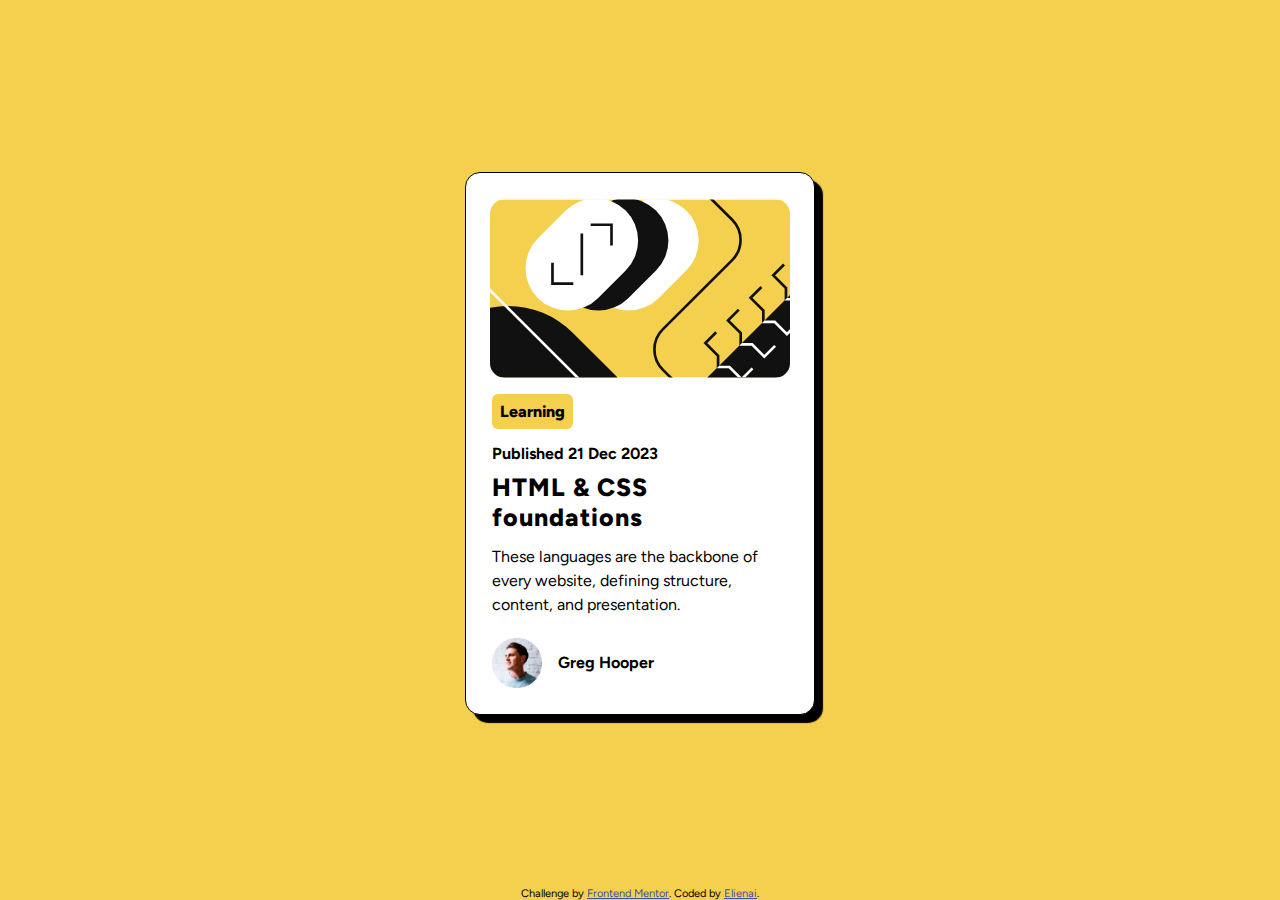
<file: Blog_preview_card/index.html>
<!DOCTYPE html>
<html lang="pt-br">
<head>
  <meta charset="UTF-8">
  <meta name="viewport" content="width=device-width, initial-scale=1.0"> <!-- displays site properly based on user's device -->

  <link rel="icon" type="image/png" sizes="32x32" href="./assets/images/favicon-32x32.png">
  
  <title>Frontend Mentor | Blog preview card</title>
  <link rel="stylesheet" href="style.css">

  <!-- Feel free to remove these styles or customise in your own stylesheet 👍 -->
  <style>
    .attribution { font-size: 11px; text-align: center; }
    .attribution a { color: hsl(228, 45%, 44%); }
  </style>
</head>
<body>

  <main class="main">
    <img class="main__banner" src="assets/images/illustration-article.svg" alt="banner amarelo e preto" aria-hidden="true">
    <a class="main__btn" href="#">Learning</a>
    <b class="main__data">Published 21 Dec 2023</b>
    <h1 class="main__title">HTML & CSS foundations</h1>
    <p class="main__desc">These languages are the backbone of every website, defining structure, content, and presentation.</p>
    <div class="main__autor">
      <img class="main__autor__pic" src="assets/images/image-avatar.webp" alt="imagem do perfil do autor" aria-hidden="true">
      <strong>Greg Hooper</strong>
    </div>
  </main>
  
  <footer class="attribution">
    Challenge by <a href="https://www.frontendmentor.io?ref=challenge" target="_blank">Frontend Mentor</a>. 
    Coded by <a href="https://github.com/Bolever" target="_blank">Elienai</a>.
  </footer>
</body>
</html>
</file>
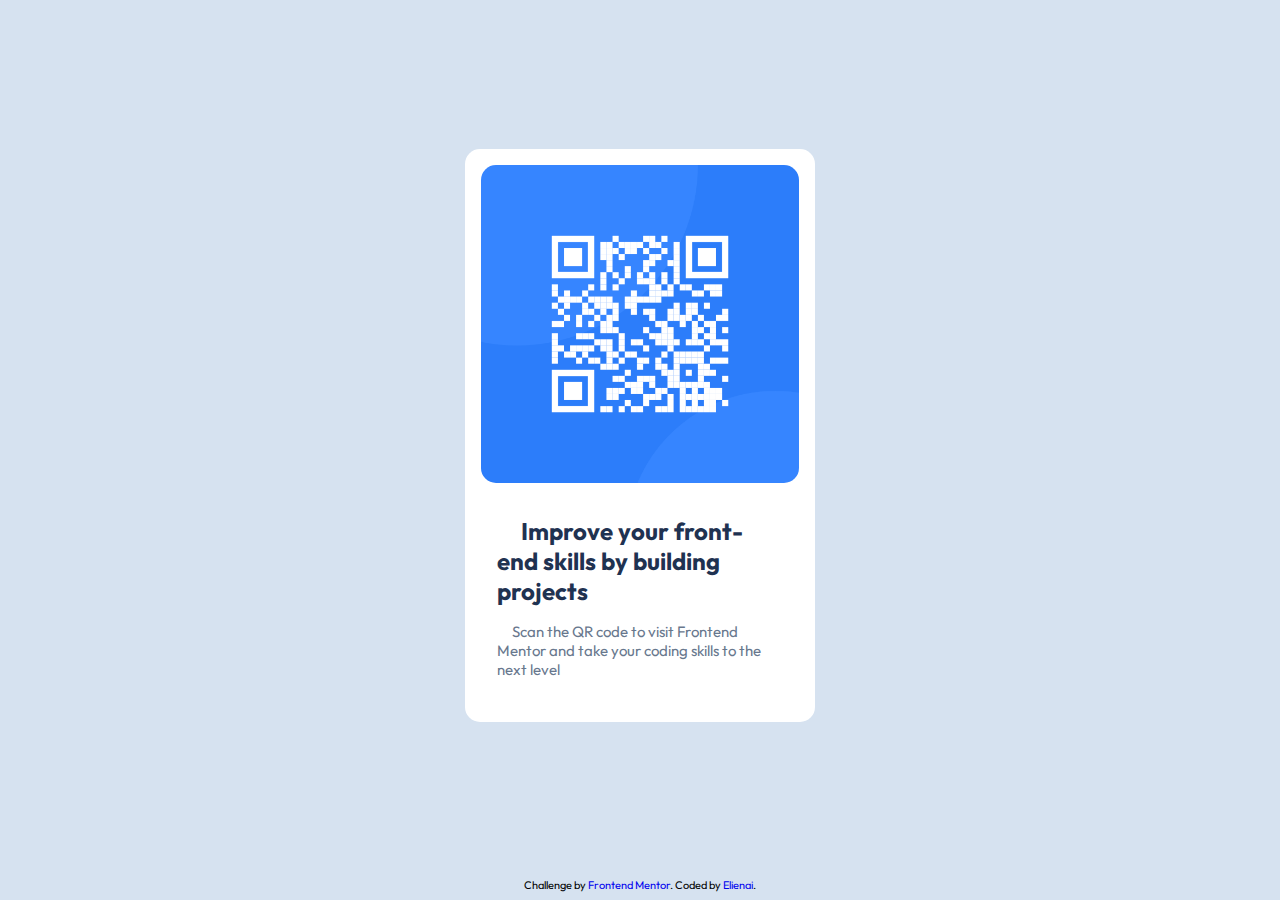
<file: Componente de código QR/index.html>
<!DOCTYPE html>
<html lang="en">
<head>
  <meta charset="UTF-8">
  <meta name="viewport" content="width=device-width, initial-scale=1.0"> <!-- displays site properly based on user's device -->

  <link rel="icon" type="image/png" sizes="32x32" href="./images/favicon-32x32.png">
  <link rel="stylesheet" href="style.css">
  
  <title>Frontend Mentor | QR code component</title>
</head>
<body>
  <main>
    <img class="main__img" src="images/image-qr-code.png" alt="Imagem do qr code" aria-hidden="true">
    <div class="texts">
      <h2 class="title">Improve your front-end skills by building projects</h2>
      <p class="text">Scan the QR code to visit Frontend Mentor and take your coding skills to the next level</p>
    </div>
  </main>
  
  <div class="attribution">
    Challenge by <a href="https://www.frontendmentor.io?ref=challenge" target="_blank">Frontend Mentor</a>. 
    Coded by <a href="#">Elienai</a>.
  </div>
</body>
</html>
</file>
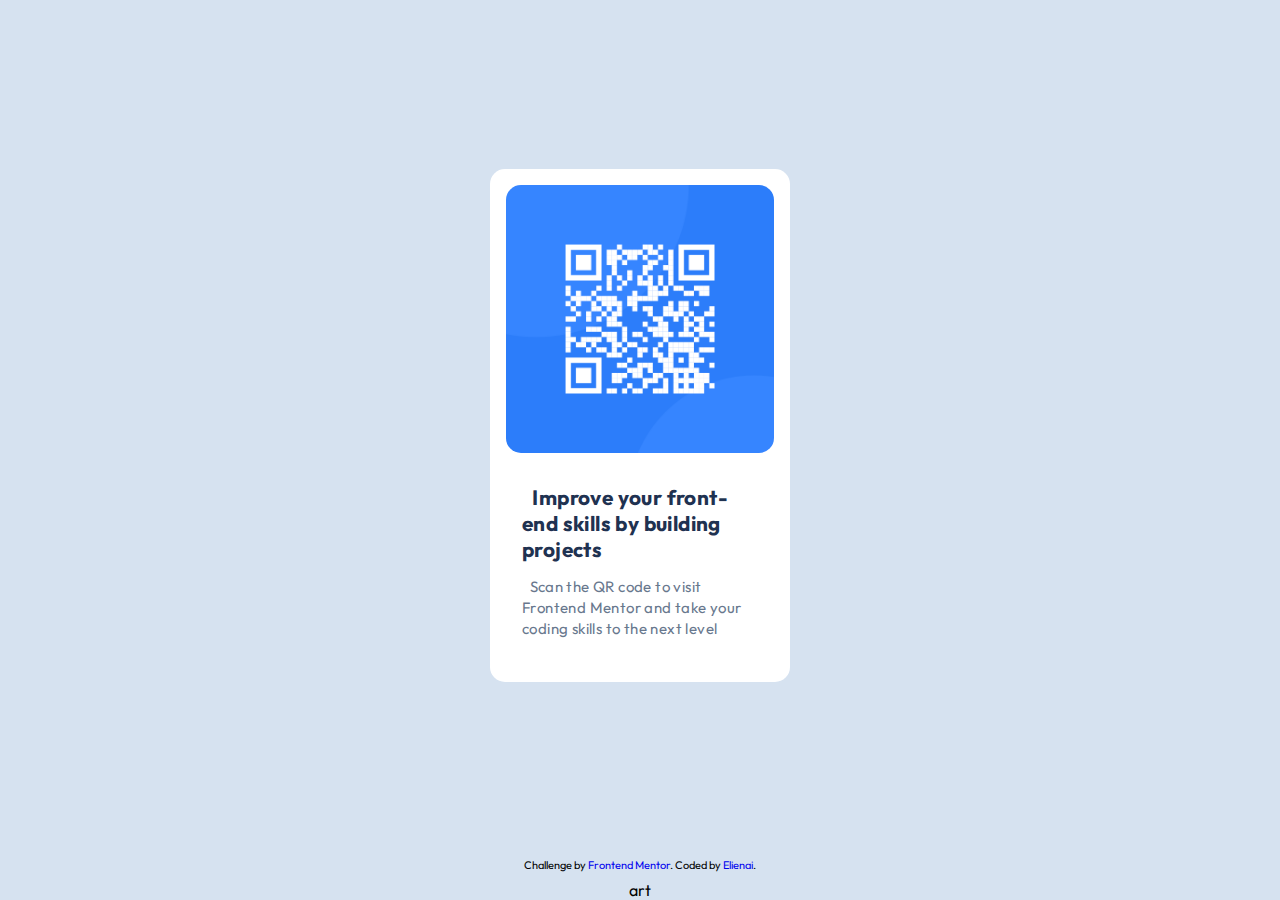
<file: Componente_de_codigo_QR/index.html>
<!DOCTYPE html>
<html lang="en">
<head>
  <meta charset="UTF-8">
  <meta name="viewport" content="width=device-width, initial-scale=1.0"> <!-- displays site properly based on user's device -->

  <link rel="icon" type="image/png" sizes="32x32" href="./images/favicon-32x32.png">
  <link rel="stylesheet" href="style.css">
  
  <title>Frontend Mentor | QR code component</title>
</head>
<body>
  <main>
    <img class="main__img" src="images/image-qr-code.png" alt="Imagem do qr code" aria-hidden="true">
    <div class="texts">
      <h1 class="title">Improve your front-end skills by building projects</h1>
      <p class="text">Scan the QR code to visit Frontend Mentor and take your coding skills to the next level</p>
    </div>
  </main>
  
  <footer class="attribution">
    Challenge by <a href="https://www.frontendmentor.io?ref=challenge" target="_blank">Frontend Mentor</a>. 
    Coded by <a href="https://github.com/Bolever" target="_blank">Elienai</a>.
  </footer>
</body>
</html>art
</file>
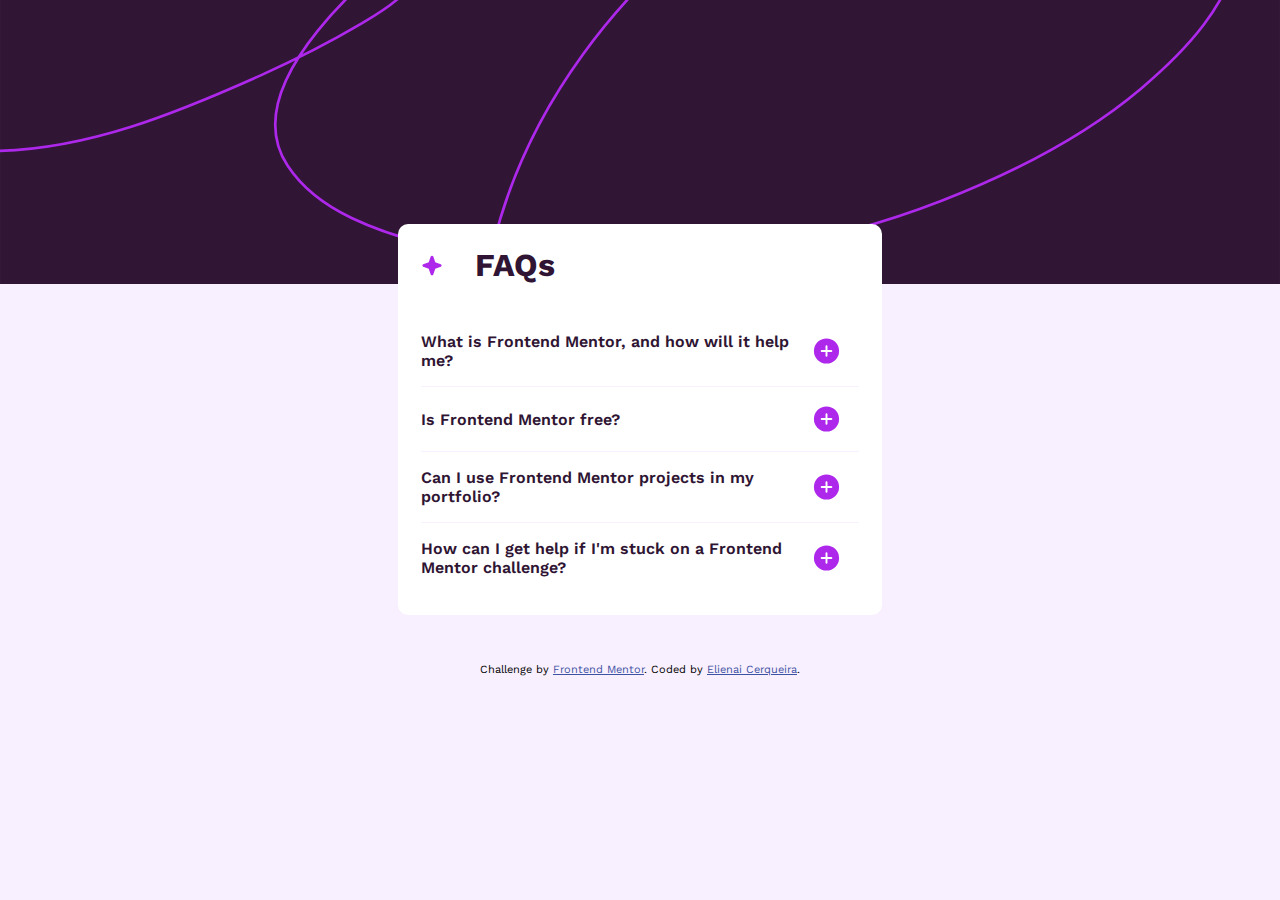
<file: FAQ-accordion/index.html>
<!DOCTYPE html>
<html lang="en">
<head>
  <meta charset="UTF-8">
  <meta name="viewport" content="width=device-width, initial-scale=1.0"> <!-- displays site properly based on user's device -->

  <link rel="icon" type="image/png" sizes="32x32" href="./assets/images/favicon-32x32.png">
  
  <title>Frontend Mentor | FAQ accordion</title>
  <link rel="stylesheet" href="css/style.css">

  <!-- Feel free to remove these styles or customise in your own stylesheet 👍 -->
  <style>
    .attribution { font-size: 11px; text-align: center; }
    .attribution a { color: hsl(228, 45%, 44%); }
  </style>
</head>
<body>

  <main class="main">
    <h1 class="main__title">FAQs</h1>
    <section class="main__section">
      <details class="main__details">
        <summary class="question opc">What is Frontend Mentor, and how will it help me?</summary>
        <p class="answer">
          Frontend Mentor offers realistic coding challenges to help developers improve their
          frontend coding skills with projects in HTML, CSS, and JavaScript. It's suitable for
          all levels and ideal for portfolio building.
        </p>
      </details>
    </section>

    <section class="main__section">
      <details class="main__details">
        <summary class="question opc">Is Frontend Mentor free?</summary>
        <p class="answer">
          Yes, Frontend Mentor offers both free and premium coding challenges, with the free
          option providing access to a range of projects suitable for all skill levels.
        </p>
      </details>
    </section>

    <section class="main__section">
      <details class="main__details">
        <summary class="question opc">Can I use Frontend Mentor projects in my portfolio?</summary>
        <p class="answer">
          Yes, you can use projects completed on Frontend Mentor in your portfolio. It's an excellent
          way to showcase your skills to potential employers!
        </p>
      </details>
    </section>
    <section class="main__section">
      <details class="main__details">
        <summary class="question opc">How can I get help if I'm stuck on a Frontend Mentor challenge?</summary>
        <p class="answer">
          The best place to get help is inside Frontend Mentor's Discord community. There's a help
          channel where you can ask questions and seek support from other community members.
        </p>
      </details>
    </section>
  </main>

  
  <footer>
    <div class="attribution">
      Challenge by <a href="https://www.frontendmentor.io?ref=challenge" target="_blank">Frontend Mentor</a>.
      Coded by <a href="https://github.com/Bolever">Elienai Cerqueira</a>.
    </div>
  </footer>

</body>
</html>
</file>
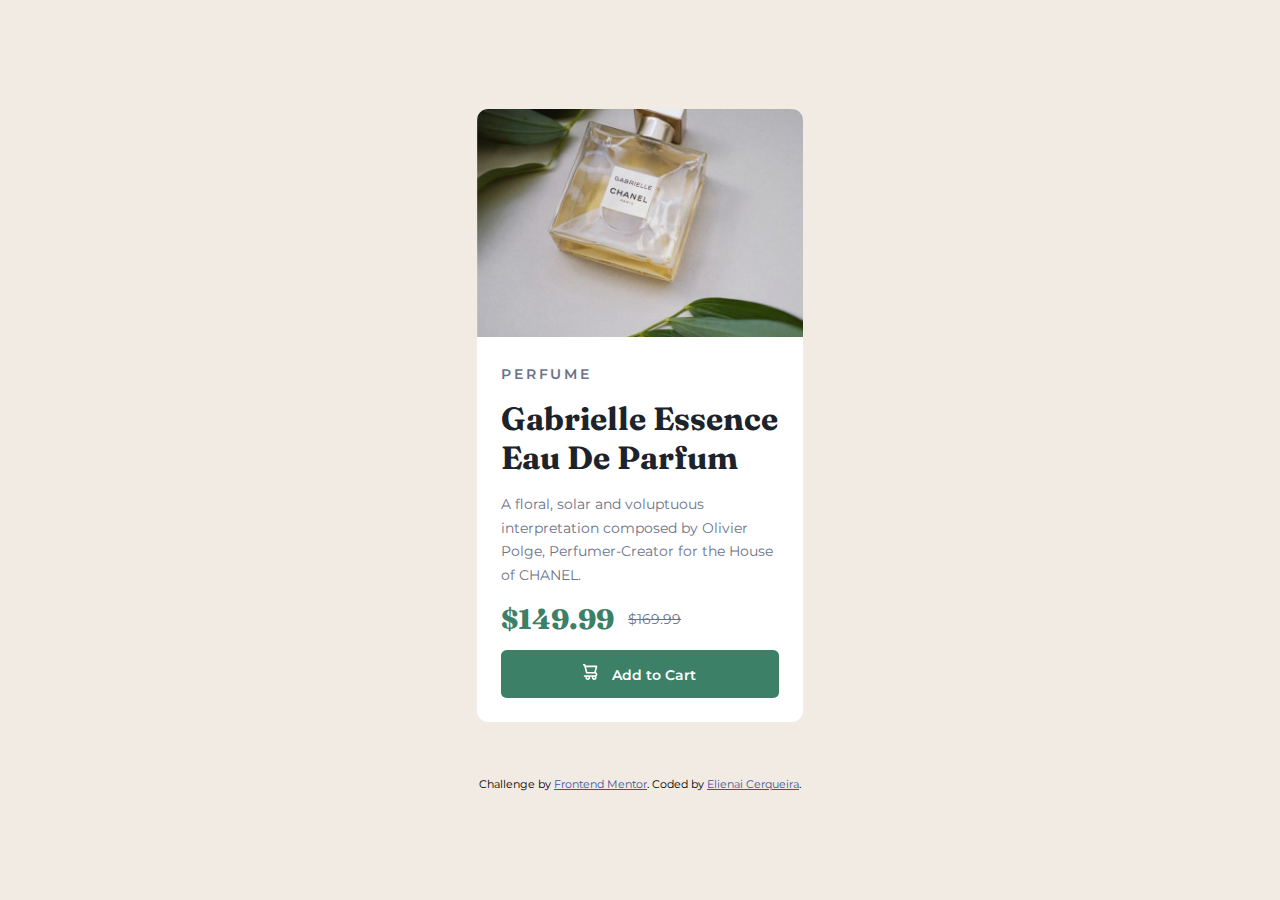
<file: Product_preview_card_component/index.html>
<!DOCTYPE html>
<html lang="en">
<head>
  <meta charset="UTF-8">
  <meta name="viewport" content="width=device-width, initial-scale=1.0"> <!-- displays site properly based on user's device -->

  <link rel="icon" type="image/png" sizes="32x32" href="./images/favicon-32x32.png">
  
  <title>Frontend Mentor | Product preview card component</title>
  <link rel="stylesheet" href="css/style.css">

  <style>
    
  </style>
</head>
<body>

  <main class="main">
    <section class="main__banner">
      <picture>
        <source srcset="images/image-product-desktop.jpg" media="(min-width: 1440px)" class="main__banner__imgbig"> 
        <img src="images/image-product-mobile.jpg" alt="imagem de perfume" class="main__banner__img">
      </picture>
    </section>
    <section class="desc">
      <p class="produto">Perfume</p>
      <h1 class="produto__title">Gabrielle Essence Eau De Parfum</h1>
      <p class="produto__desc">
        A floral, solar and voluptuous interpretation composed by Olivier Polge,
        Perfumer-Creator for the House of CHANEL.
      </p>
      <div class="price">
        <p class="price_low">$149.99</p>
        <p class="price_high">$169.99</p>
      </div>
      <a href="#" class="btn"><img src="images/icon-cart.svg" alt="icone de carrinho" aria-disabled="true" class="btn_ico">Add to Cart</a>
    </section>
    
    
  </main>

  <footer class="attribution">
      Challenge by <a href="https://www.frontendmentor.io?ref=challenge" target="_blank">Frontend Mentor</a>.
      Coded by <a href="https://github.com/Bolever" target="_blank">Elienai Cerqueira</a>.
  </footer>
</body>
</html>
</file>
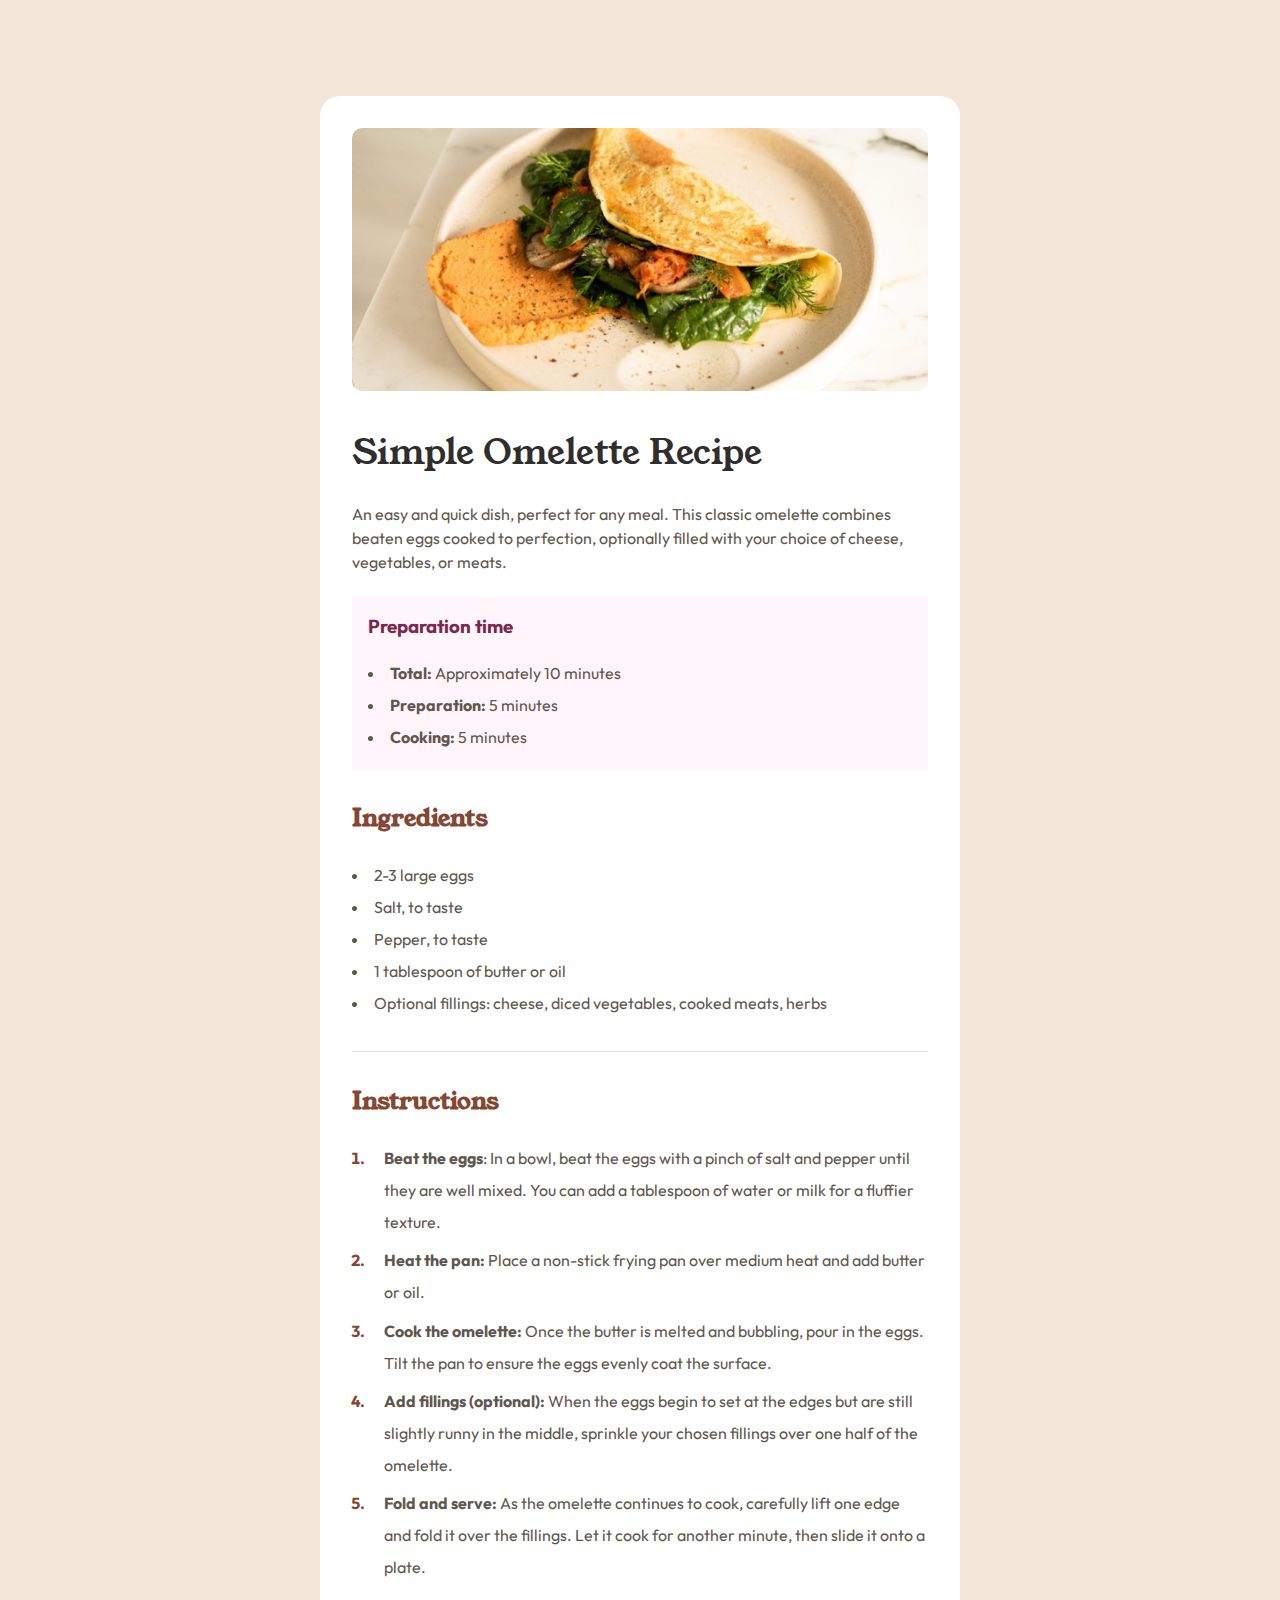
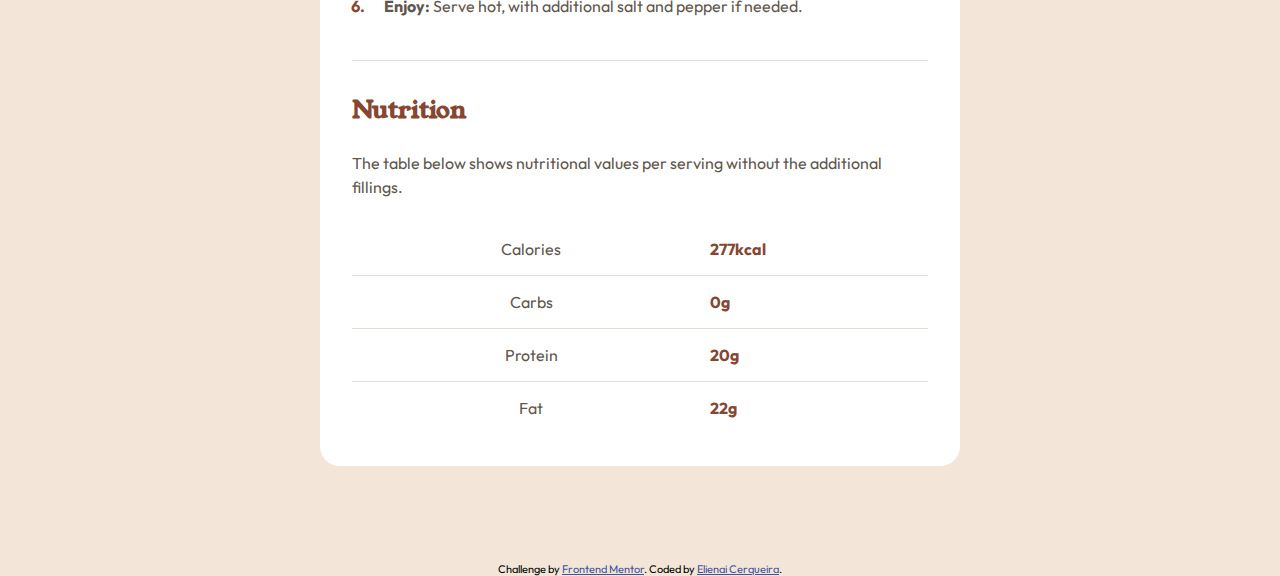
<file: Recipe-page/index.html>
<!DOCTYPE html>
<html lang="en">
<head>
  <meta charset="UTF-8">
  <meta name="viewport" content="width=device-width, initial-scale=1.0"> <!-- displays site properly based on user's device -->

  <link rel="icon" type="image/png" sizes="32x32" href="./assets/images/favicon-32x32.png">
  
  <title>Frontend Mentor | Recipe page</title>
  <link rel="stylesheet" href="css/style.css">

  <!-- Feel free to remove these styles or customise in your own stylesheet 👍 -->
  <style>
    .attribution { font-size: 11px; text-align: center; }
    .attribution a { color: hsl(228, 45%, 44%); }
  </style>
</head>
<body>

  <main class="main">
    <img src="assets/images/image-omelette.jpeg" alt="um omelete bem gostoso com legumes" class="img-prc">
    <div class="main__corpo">
      <section>
          <h1 class="main__ttprc">Simple Omelette Recipe</h1>
          <p class="main__txt txt">
            An easy and quick dish, perfect for any meal. This classic omelette combines beaten eggs cooked
            to perfection, optionally filled with your choice of cheese, vegetables, or meats.
          </p>
      </section>
      <section class="main__prep">
        <h3>Preparation time</h3>
        <ul class="main__ul">
          <li><b>Total:</b> Approximately 10 minutes</li>
          <li><b>Preparation:</b> 5 minutes</li>
          <li><b>Cooking:</b> 5 minutes</li>
        </ul>
      </section>
      <section class="main__sec">
          <h2 class="subttl">Ingredients</h2>
          <ul class="main__ul">
            <li>2-3 large eggs</li>
            <li>Salt, to taste</li>
            <li>Pepper, to taste</li>
            <li>1 tablespoon of butter or oil</li>
            <li>Optional fillings: cheese, diced vegetables, cooked meats, herbs</li>
          </ul>
      </section>
      
      <section class="main__ins main__sec">
        <h2 class="subttl">Instructions</h2>
        <ol class="main__ul main__ol">
          <li>
            <b>Beat the eggs</b>: In a bowl, beat the eggs with a pinch of salt and pepper until they are well mixed.
            You can add a tablespoon of water or milk for a fluffier texture.
          </li>
          <li><b>Heat the pan:</b> Place a non-stick frying pan over medium heat and add butter or oil.</li>
          <li>
            <b>Cook the omelette:</b> Once the butter is melted and bubbling, pour in the eggs. Tilt the pan to ensure
            the eggs evenly coat the surface.
          </li>
          <li>
            <b>Add fillings (optional):</b> When the eggs begin to set at the edges but are still slightly runny in the
            middle, sprinkle your chosen fillings over one half of the omelette.
          </li>
          <li>
            <b>Fold and serve:</b> As the omelette continues to cook, carefully lift one edge and fold it over the
            fillings. Let it cook for another minute, then slide it onto a plate.
          </li>
          <li><b>Enjoy:</b> Serve hot, with additional salt and pepper if needed.</li>
        </ol>
      </section>
      <h2 class="subttl">Nutrition</h2>
      <p class="main__txt txt">
        The table below shows nutritional values per serving without the additional fillings.
      </p>
      <table class="main__tab">
        <tbody>
          <tr>
            <th scope="col">Calories</th>
            <td>277kcal</td>
          </tr>
          <tr>
            <th scope="col">Carbs</th>
            <td>0g</td>
          </tr>
          <tr>
            <th scope="col">Protein</th>
            <td>20g</td>
          </tr>
          <tr>
            <th scope="col">Fat</th>
            <td>22g</td>
          </tr>
        </tbody>
      </table>
    </div>
  </main>
  
  <footer>
    <div class="attribution">
      Challenge by <a href="https://www.frontendmentor.io?ref=challenge" target="_blank">Frontend Mentor</a>.
      Coded by <a href="#">Elienai Cerqueira</a>.
    </div>
  </footer>
</body>
</html>
</file>
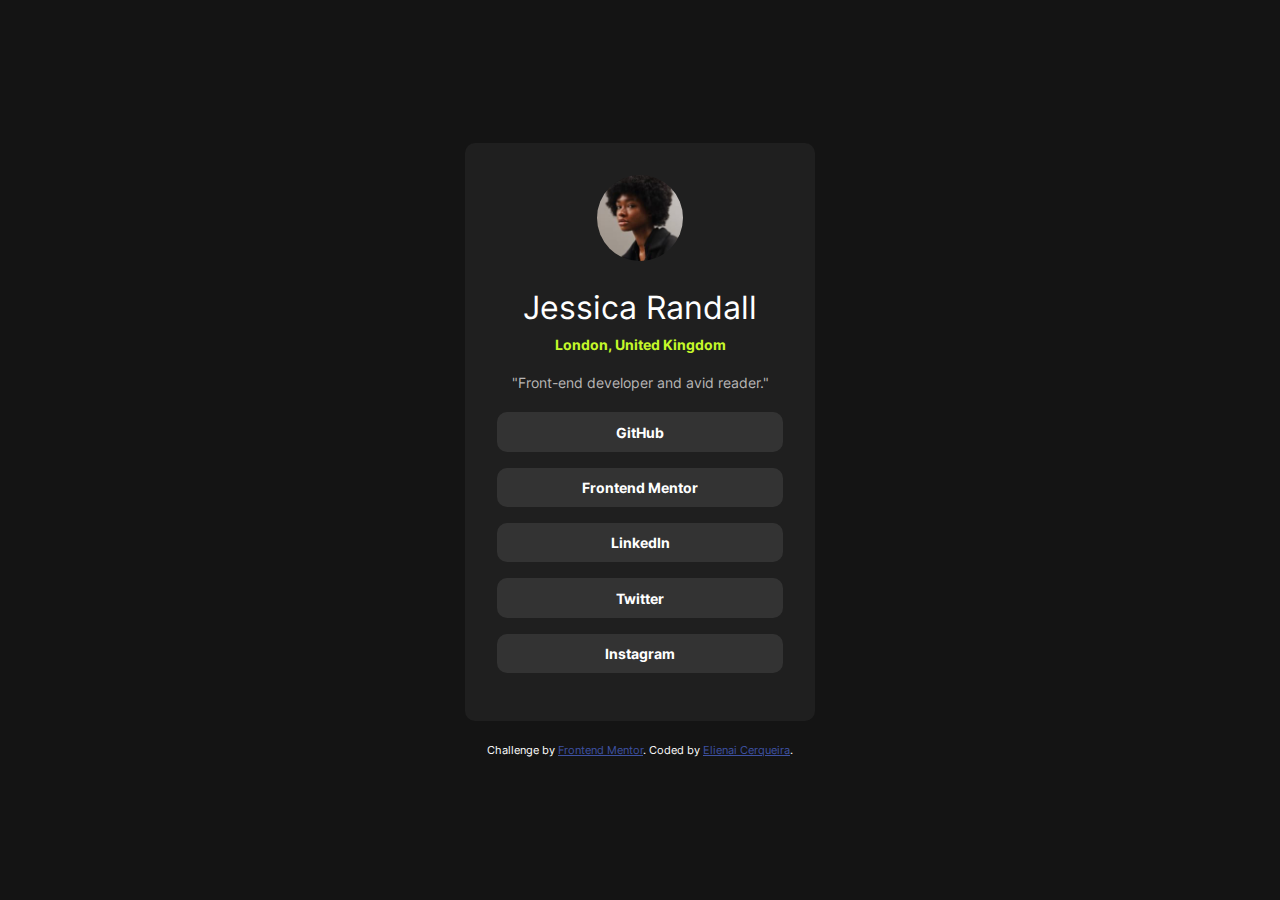
<file: Social-links-profile/index.html>
<!DOCTYPE html>
<html lang="en">
<head>
  <meta charset="UTF-8">
  <meta name="viewport" content="width=device-width, initial-scale=1.0"> <!-- displays site properly based on user's device -->

  <link rel="shortcut icon" href="assets/images/favicon-32x32.png" type="image/x-icon">
  <title>Frontend Mentor | Social links profile</title>
  <link rel="stylesheet" href="css/style.css">

</head>
<body>

  <main>
    <section class="card">
      <img src="assets/images/avatar-jessica.jpeg" alt="Jessica randall" class="avatar">
      <h1 class="title">Jessica Randall</h1>
      <address class="address">London, United Kingdom</address>
      <blockquote class="text">"Front-end developer and avid reader."</blockquote>
      <nav class="menu">
        <ul>
            <li><a href="#">GitHub</a></li>
            <li><a href="#">Frontend Mentor</a></li>
            <li><a href="#">LinkedIn</a></li>
            <li><a href="#">Twitter</a></li>
            <li><a href="#">Instagram</a></li>
        </ul>
      </nav>
    
    </section>
  </main> 
  <footer>
      <div class="attribution">
        Challenge by <a href="https://www.frontendmentor.io?ref=challenge" target="_blank" rel="noopener noreferrer">Frontend Mentor</a>.
        Coded by <a href="#" target="_blank" rel="noopener noreferrer">Elienai Cerqueira</a>.
      </div>
  </footer>
  
</body>
</html>
</file>
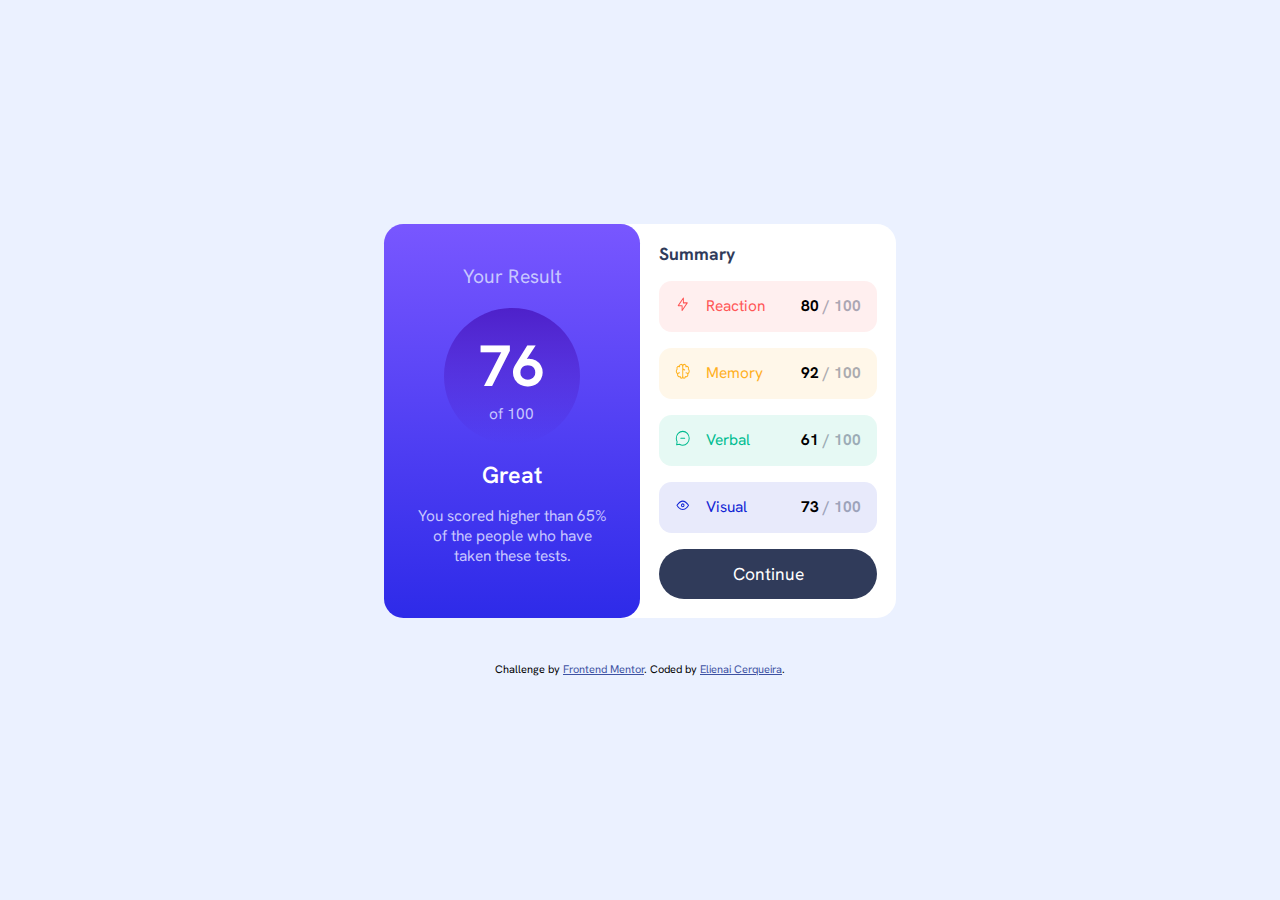
<file: Results-summary-component/material/results-summary-component-main/results-summary-component-main/index.html>
<!DOCTYPE html>
<html lang="en">
<head>
  <meta charset="UTF-8">
  <meta name="viewport" content="width=device-width, initial-scale=1.0"> <!-- displays site properly based on user's device -->

  <link rel="icon" type="image/png" sizes="32x32" href="./assets/images/favicon-32x32.png">
  
  <title>Frontend Mentor | Results summary component</title>
  <link rel="stylesheet" href="css/style.css">

  <!-- Feel free to remove these styles or customise in your own stylesheet 👍 -->
  <style>
    .attribution { font-size: 11px; text-align: center; margin-top: 4em;}
    .attribution a { color: hsl(228, 45%, 44%); }
  </style>
</head>
<body>

  <main class="main">
    <section class="main__principal">
      <h1 class="principal__titulo">Your Result</h1>
      <div class="principal__display">
        <b class="display__principal">76</b>
        <p class="display_sec">of 100</p>
      </div>
      <b class="display__result">Great</b>
      <p class="display__text">You scored higher than 65% of the people who have taken these tests.</p>
    </section>
    
    <section class="main__sec">
      <h2 class="sec__principal">Summary</h2>
      <div class="sec__status status__reac">
        <span class="status__desc_reac">Reaction</span>
        <p class="status_pts_atual">80 <span class="status_pts_meta">/ 100</span></p>
      </div>

      <div class="sec__status status__memo">
        <span class="status__desc_memo">Memory</span>
        <p class="status_pts_atual">92 <span class="status_pts_meta">/ 100</span></p>
      </div>
      <div class="sec__status status__verb">
        <span  class="status__desc_verb">Verbal</span>
        <p class="status_pts_atual">61 <span class="status_pts_meta">/ 100</span></p>
      </div>
      <div class="sec__status status__visu">
        <span class="status__desc_visu">Visual</span>
        <p class="status_pts_atual">73 <span class="status_pts_meta">/ 100</span></p>
      </div>
      <a href="#" class="btn">Continue</a>
    </section>
  </main>
  
  <footer>
    <div class="attribution">
      Challenge by <a href="https://www.frontendmentor.io?ref=challenge" target="_blank">Frontend Mentor</a>.
      Coded by <a href="#">Elienai Cerqueira</a>.
    </div>
  </footer>
</body>
</html>
</file>
<file: Blog_preview_card/style.css>
@charset 'UTF-8';
@font-face{
    font-family:'fonte1';
    src: url(assets/fonts/Figtree-Italic-VariableFont_wght.ttf);
}

@font-face{
    font-family: 'fonte2';
    src: url(assets/fonts/Figtree-VariableFont_wght.ttf);
}


*{
    margin: 0;
    padding: 0;
    box-sizing: border-box;
    font-family: var(--font-1);
}

:root{
    --color-yellow: hsl(47, 88%, 63%);
    --color-White: hsl(0, 0%, 100%);
    --color-Gray-500: hsl(0, 0%, 42%);
    --color-Gray-950: hsl(0, 0%, 7%);

    --size-radius: 15px;

    --font-1: 'fonte2';

}

html,body{
    min-height: 100vh;
}

body{
    display: flex;
    justify-content: space-between;
    align-items: center;
    flex-flow: column;
    background-color: var(--color-yellow);
}

.main{
    display: flex;
    flex-flow: column;
    align-items: flex-start;
    max-width: 350px;
    background-color: var(--color-White);
    border-radius: var(--size-radius);
    padding: 1.6em;
    margin: auto 0;
    border: 1px solid black;
    box-shadow: 8px 8px 1px black;
}

.main__banner{
    align-self: center;
    border-radius: var(--size-radius);
    width: 300px;
    flex: 1 1 0;
}

.main__btn{
    display: inline-block;
    align-self: flex-start;
    color: black;
    font-weight: 800;
    text-decoration: none;
    margin: 1em 0 .3em;
    padding: .5em;
    background-color: var(--color-yellow);
    border-radius: 6px;
}

.main__btn:focus-visible, a:focus-visible{
    background-color: rgba(0, 0, 255, 0.26);
    outline: 2px solid var(--color-Gray-500);
    outline-offset: 3px;
}

.main__data{
    padding: .6em 0;
    font-size: 16px;
}

.main__title{
    padding-bottom:  .5em;
    font-size: clamp(20px, 3vw, 25px);
    font-weight: 800;
    letter-spacing: 1px;
}

.main__desc{
    padding-bottom:  .8em;
    font-size: clamp(14px, 3vw, 16px);
    line-height: 1.5em;
}

.main__autor{
    display: flex;
    align-items: center;
    gap: 1em;
    margin-top: .5em;
}

.main__autor__pic{
    width: 50px;
}
</file>
<file: Componente de código QR/style.css>
@charset 'UTF-8';

@import url('https://fonts.googleapis.com/css2?family=Outfit:wght@100..900&display=swap');

:root{
    --color-1: hsl(212, 45%, 89%);
    --color-2: hsl(216, 15%, 48%);
    --color-3: hsl(218, 44%, 22%);
    --font: "Outfit", sans-serif;
}

*{
    margin: 0;
    padding: 0;
    box-sizing: border-box;
    font-family: var(--font);
}

html,body{
    min-height: 100vh;
}

body{
    display: flex;
    flex-flow: column;
    justify-content: space-between;
    align-items: center;
    background-color: var(--color-1);

}

main{
    display: flex;
    flex-flow: column;
    padding: 1em;
    background-color: white;
    max-width: 350px;
    border-radius: 15px;
    margin: auto 0;

}

.main__img{
    border-radius: 15px;
}

.texts{
    padding: 1em;
}

.title{
    margin: .7em 0;
    color: var(--color-3);
    text-indent: 1em;
    font-weight: 700;
}

.text{
    margin-bottom: .7em;
    color: var(--color-2);
    text-indent: 1em;
    font-weight: 400;
    font-size: 15px;
}

.attribution {
    padding: .7em;
    font-size: 11px;
    text-align: center; 
    
}

.attribution a {
    text-decoration: none; 
    &:hover{
        text-decoration: underline;
    }
}
</file>
<file: Componente_de_codigo_QR/style.css>
@charset 'UTF-8';

@import url('https://fonts.googleapis.com/css2?family=Outfit:wght@100..900&display=swap');

:root{
    --color-1: hsl(212, 45%, 89%);
    --color-2: hsl(216, 15%, 48%);
    --color-3: hsl(218, 44%, 22%);
    --font: "Outfit", sans-serif;
}

*{
    margin: 0;
    padding: 0;
    box-sizing: border-box;
    font-family: var(--font);
}

html,body{
    min-height: 100vh;
}

body{
    display: flex;
    flex-flow: column;
    justify-content: space-between;
    align-items: center;
    background-color: var(--color-1);

}

main{
    display: flex;
    flex-flow: column;
    padding: 1em;
    background-color: white;
    max-width: 300px;
    border-radius: 15px;
    margin: auto 0;

}

.main__img{
    border-radius: 15px;
}

.texts{
    padding: 1em;
}

.title{
    margin: .7em 0;
    color: var(--color-3);
    text-indent: .5em;
    font-weight: 700;
    letter-spacing: .4px;
    font-size: 1.3em;
}

.text{
    margin-bottom: .7em;
    color: var(--color-2);
    text-indent: .5em;
    font-weight: 400;
    font-size: 15px;
    letter-spacing: .4px;
    line-height: 1.4;
}

.attribution {
    padding: .7em;
    font-size: 11px;
    text-align: center; 
    
}

.attribution a {
    text-decoration: none; 
    &:hover{
        text-decoration: underline;
    }
}
</file>
<file: FAQ-accordion/css/style.css>
@charset "utf-8";

@font-face {
    font-family:'Work Sans';
    src: url(../assets/fonts/WorkSans-VariableFont_wght.ttf);
}

@font-face {
    font-family: 'Work Sans italic';
    src: url(../assets/fonts/WorkSans-Italic-VariableFont_wght.ttf);
}

:root{
    --color-White: hsl(0, 100%, 100%);
    --color-Purple100: hsl(275, 100%, 97%);
    --color-Purple600: hsl(292, 16%, 49%);
    --color-Purple950: hsl(292, 42%, 14%);

    --fonte-principal: 'Work Sans';
    --fonte-italica: 'Work Sans italic';
}

*{
    margin: 0;
    padding: 0;
    box-sizing: border-box;
    font-family: var(--fonte-principal);
}

html,
body{
    display: flex;
    flex-flow: column;
    justify-content: center;
    align-items: center;
    min-height: 100vh;

}

body{
    background-image: url(../assets/images/background-pattern-mobile.svg);
    background-color: var(--color-Purple100);
    background-repeat: no-repeat;
    background-position: top center;
    background-size: 100% auto;
}

.main{
    background-color: var(--color-White);
    max-width: 80%;
    padding: 1.4em;
    border-radius: 10px;
}

.main__title{
    color: var(--color-Purple950);
    margin-bottom: 1em;
}

.main__title::before{
    display: inline-block;
    content: '';
    background-image: url(../assets/images/icon-star.svg);
    background-size: cover;
    width: .7em;
    height: .7em;
    margin-right: 1em;
}

.main__section{
    padding: 1em 0;
}

.main__section:not(:last-child){
    border-bottom: 1px solid var(--color-Purple100);
}

.question{
    color: var(--color-Purple950);
    font-weight: 600;
    display: flex;
    justify-content: space-between;
    align-items: center;
    padding-right: 1em;
}

.answer{
    color: var(--color-Purple600);
    padding-top: 2em;
}


/* summary::-webkit-details-marker {
    display: none;
} */

/* Compatível com Firefox */
.opc{
    list-style: none;
    cursor: pointer;
}

.opc::after{
    content: '';
    display: inline-block;
    background-image: url(../assets/images/icon-plus.svg);
    background-repeat: no-repeat;
    background-size: contain;
    width: 2em;
    height: 2em;
    flex: 0 0 2em;
    
}

.main__details[open] .opc::after{
    background-image: url(../assets/images/icon-minus.svg);
}

footer{
    padding-top: 3em;
}

@media screen and (min-width: 500px) {
    body{
        background-image: url(../assets/images/background-pattern-desktop.svg);
    }
}
</file>
<file: Product_preview_card_component/css/style.css>
@charset "UTF-8";

@import url('https://fonts.googleapis.com/css2?family=Montserrat:ital,wght@0,100..900;1,100..900&display=swap');
@import url('https://fonts.googleapis.com/css2?family=Fraunces:ital,opsz,wght@0,9..144,100..900;1,9..144,100..900&display=swap');

:root {
    --font-pri: 'Montserrat',sans-serif;
    --font-sec:"Fraunces",serif;

    --color-Black: hsl(212, 21%, 14%);
    --color-Grey: hsl(228, 12%, 48%);
    --color-Cream: hsl(30, 38%, 92%);
    --color-White: hsl(0, 0%, 100%);
    
    --color-Green500: hsl(158, 36%, 37%);
    --color-Green700: hsl(158, 42%, 18%);
}

*{
    margin: 0;
    padding: 0;
    box-sizing: border-box;
}

html,
body {
    background-color: var(--color-Cream);
    min-height: 100vh;
    display: flex;
    justify-content: center;
    align-items: center;
    flex-flow: column;
}

body{
    font-size: 0.875em;
    font-family: var(--font-pri);
}

.main{
    background-color: var(--color-White);
    max-width:  23.2585em; 
    border-radius: .8em;
    overflow: hidden;
}

/* foto do banner  */

.main__banner{
    width: 100%;
}

.main__banner__img{
    width: 100%;
}

/* descrição do produto  */

.desc{
    padding: 1.5rem;
}

.produto{
    color: var(--color-Grey);
    font-weight: 600;
    letter-spacing: .2em;
    text-transform: uppercase;
    padding-bottom: 1rem;
}

.produto__title{
    font-family: var(--font-sec);
    font-size: 2rem;
    color: var(--color-Black);
    padding-bottom: 1rem;
}

.produto__desc{
    line-height: 1.7em;
    color: var(--color-Grey);
    /* padding-bottom: 1rem; */
}

/* preços */

.price{
    display: flex;
    padding: 1em 0;
    align-items: center;
    gap: 1em;
}

.price_low{
    font-family: var(--font-sec);
    font-size: 2em;
    font-weight: 800;
    color: var(--color-Green500);
}

.price_high{
    text-decoration: line-through;
    color: var(--color-Grey);
}

.btn{
    display: block;
    width: 100%;
    background-color: var(--color-Green500);
    text-align: center;
    color: var(--color-White);
    text-decoration: none;
    /* font-family: var(--font-sec); */
    font-weight: 600;
    padding: 1em;
    border-radius: .4em;
}

.btn:hover,
.btn:focus{
    background-color: var(--color-Green700);
}

.btn_ico{
    margin-right: 1em;
}

.attribution {
    font-size: 0.785em;
    text-align: center;
    margin-top: 5em; 
}
.attribution a {
    color: hsl(228, 45%, 44%); 
}

@media screen and (min-width: 90rem) {
    .main{
        display: flex;
        max-width: 44.517em;
        max-height: 26.463125rem;
    }

    .main__banner{
        width:22.2585em;
        padding: 0;
    }

    .main__banner__imgbig{
        height: 100%;
        width: 100%;
    }

    .desc{
        width:22.2585em;
    }
}
</file>
<file: Recipe-page/css/style.css>
@charset "UTF-8";
@font-face {
    font-family: 'Young Serif';
    src: url(../assets/fonts/young-serif/YoungSerif-Regular.ttf);
    font-weight: 400;
}

@font-face {
    font-family: 'Outfit';
    src:url(../assets/fonts/outfit/Outfit-VariableFont_wght.ttf)
}

:root{
    --color-branco: hsl(0, 0%, 100%);
    --color-stone100: hsl(30, 54%, 90%);
    --color-stone150: hsl(30, 18%, 87%);
    --color-stone600: hsl(30, 10%, 34%);
    --color-stone900: hsl(24, 5%, 18%);
    --color-marrom800: hsl(14, 45%, 36%);
    --color-Rosa800: hsl(332, 51%, 32%);
    --color-Rosa50: hsl(330, 100%, 98%);
    

    --font-body: 'Outfit', sans-serif ;
    --font-title: 'Young Serif',sans-serif;


}

*{
    margin: 0;
    padding: 0;
    box-sizing: border-box;
}

html,
body{
    min-height: 100vh;
    font-family:var(--font-body);
    font-size: 1em;
}

h1,
h2,
h4,
h5,
h6{
    font-family:var(--font-title);
}

h3{
    font-family: var(--font-body);
}

.img-prc{
    width: 100%;
}

.main__corpo{
    padding: 2em;
}

.main__ttprc{
    color: var(--color-stone900);
    font-size: 2.2em;
    font-weight: 400;
    padding-bottom: .7em;
}

.main__txt{
    padding-bottom: 1.5em;
}

.txt{
    color: var(--color-stone600);
    line-height: 1.5em;
}

.main__prep{
    padding: 1em;
    background-color: var(--color-Rosa50);
    margin-bottom: 2em;
}

.main__prep h3{
    color: var(--color-Rosa800);
    padding-bottom: 1em;
}

.main__ul{
    list-style-position: inside;
}

.main__ul li{
    line-height: 2em;
    color: var(--color-stone600);
}

.main__sec{
    margin-bottom: 2em;
    padding-bottom: 2em;
    border-bottom: 1px solid var(--color-stone150);
}

.subttl{
    margin-bottom:1em;
    color: var(--color-marrom800);
}

.main__ol li::marker{
    font-weight: bold;
    color: var(--color-marrom800);    
}

.main__ol li{
    padding-left: 1em;
    margin-bottom: .4em;
    list-style-position: outside;
    margin-left: 1em;
}


.main__tab{
    width: 100%;
    border-collapse: collapse;
}

.main__tab th{
    color: var(--color-stone600);
    font-weight: 400; 
    padding: 1em;    
    border-bottom: 1px solid var(--color-stone150);

}

.main__tab td{
    color: var(--color-marrom800);
    font-weight: bold;
    border-bottom: 1px solid var(--color-stone150);
}

.main__tab tr:last-child td,
.main__tab tr:last-child th{
    border-bottom: none;
}

@media screen and (min-width:37.5em){
    body{
        min-height: 100vh;
        display: flex;
        flex-flow: column nowrap;
        justify-content: center;
        align-items: center;
        background-color: var(--color-stone100);
    }

    .main{
        margin:6em 0;
        width: 50%;
        padding: 2em;
        background-color: white;
        border-radius: 20px;
    }

    .img-prc{
        border-radius: 10px;
    }

    .main__corpo{
        padding: 2em 0 0;
    }
}
</file>
<file: Social-links-profile/css/style.css>
@charset 'UTF-8';

    @font-face {
        font-family:'Inter';
        src: url(../assets/fonts/Inter-VariableFont_slnt\,wght.ttf);
        font-weight: 100 900;
        font-style: normal;
    }

    *{
        margin: 0;
        padding: 0;
        box-sizing: border-box;

    }

    :root{
        --color-green: hsl(75, 94%, 57%);
        --color-white: hsl(0, 0%, 100%);
        --color-gray700: hsl(0, 0%, 20%);
        --color-gray800: hsl(0, 0%, 12%);
        --color-gray900: hsl(0, 0%, 8%);

        --font-padrao: 'Inter', sans-serif;
    }

    html,
    body{
        min-height: 100vh;
    }

    body{
        display: flex;
        justify-content: center;
        align-items: center;
        flex-flow: column;
        background-color: var(--color-gray900);
        font-family: var(--font-padrao)
    }

    .card{
        display: flex;
        flex-flow: column;
        align-items: center;
        justify-content: center;
        background-color: var(--color-gray800);
        padding: 2em;
        border-radius: 10px;
        width: 350px;
    }

    .avatar{
        width: 30%;
        border-radius: 50%;
        margin-bottom: 1.7em;
    
    }

    .title{
        color: var(--color-white);
        font-weight: 400;
        padding-bottom: .3em;
    }

    .address{
        color: var(--color-green);
        font-size: 14px;
        font-style: normal;
        font-weight: bold;
        padding-bottom: 1.5em;    
    }

    .text {
        color: rgb(184, 182, 182);
        font-size: 14px;
        margin-bottom: 1.5em;
    }

    .menu{
        width: 100%;
    }

    .menu ul{
        display: inline-block;
        width: 100%;
        list-style-type: none;
    
    }

    .menu li{
    background-color: var(--color-gray700);
    margin-bottom: 1em; 
    border-radius: 10px;
    text-align: center;

    }

    .menu a{
        display: inline-block;
        padding: .8em;
        text-decoration: none;
        font-size: 14px;
        font-weight: bold;
        color: var(--color-white);
        width: 100%;
        border-radius: 10px;
        transition: .3s;
    }

    .menu a:hover ,
    .menu a:focus{
        background-color: var(--color-green);
        color: black;
        
    }
    .menu a:focus{
        outline: 2px solid white;
        outline-offset: 2px;
        box-shadow: 0px 0px 10px white;
    }

    .attribution{
        padding-top: 2em;
        color: var(--color-white);
        font-size: 11px; text-align: center;
    }
    .attribution a{
        color: hsl(228, 45%, 44%);
    }
</file>
<file: Results-summary-component/material/results-summary-component-main/results-summary-component-main/css/style.css>
@charset "UTF-8";

@font-face {
    font-family: 'HankenGrotesk';
    src: url(../assets/fonts/HankenGrotesk-VariableFont_wght.ttf);
}

:root{
    --color-Vermelhoclaro: hsl(0, 100%, 67%);
    --color-Vermelhoclaro-hsla: hsla(0, 100%, 67%, 0.098);
    --color-Amareloalaranjado: hsl(39, 100%, 56%);
    --color-Amareloalaranjado-hsla: hsl(39, 100%, 56%, 0.098);
    --color-Verdeteal: hsl(166, 100%, 37%);
    --color-Verdeteal-hsla: hsl(166, 100%, 37%, 0.098);
    --color-Azulcobalto: hsl(234, 85%, 45%);
    --color-Azulcobalto-hsla: hsl(234, 85%, 45%, 0.098);

    --colorneutral-Branco: hsl(0, 0%, 100%);
    --colorneutral-Azulpálido: hsl(221, 100%, 96%);
    --colorneutral-Lavandaclara: hsl(241, 100%, 89%);
    --colorneutral-Azulcinzaescuro: hsl(224, 30%, 27%);

    --colordegrade-Azulardósiaclarofundo: hsl(252, 100%, 67%);
    --colordegrade-Azulrealclarofundo: hsl(241, 81%, 54%);
    --colordegrade-Azulvioletacírculo: hsla(256, 72%, 46%, 1);
    --colordegrade-Azulpersacírculo: hsla(241, 72%, 46%, 0);

    --font-fonteprincipal: 'HankenGrotesk';
}

*{
    margin: 0;
    padding: 0;
    box-sizing: border-box;
}

html,
body{
    min-height: 100vh;
    font-family: var(--font-fonteprincipal);
    font-size: 1.1em;
}

.main__principal{
    display: flex;
    justify-content: center;
    align-items: center;
    flex-flow: column;
    background-image: linear-gradient(to bottom, var(--colordegrade-Azulardósiaclarofundo), var(--colordegrade-Azulrealclarofundo));
    border-radius: 0 0 1.5em 1.5em;
    
}

.principal__titulo{
    color: var(--colorneutral-Lavandaclara);
    font-size: 1em;
    font-weight: 400;
    padding: 1em;
    
}

.principal__display{
    display: flex;
    flex-flow: column;
    justify-content: center;
    align-items: center;
    background-image: linear-gradient(to bottom,var(--colordegrade-Azulvioletacírculo) ,var(--colordegrade-Azulpersacírculo));
    /* padding: 1em; */
    border-radius: 50%;
    aspect-ratio: 1/1;
    width: 7em;
}

.display__principal{
    color: var(--colorneutral-Branco);
    font-size: 3em;
}

.display_sec{
    color: var(--colorneutral-Lavandaclara);
    font-size: .8em;
}

.display__result{
    color: var(--colorneutral-Branco);
    font-size: 1.2em;
    padding: .7em;
    font-weight: 600;
}

.display__text{
    text-align: center;
    padding-bottom: 2em;
    margin: 0 2em;
    color: var(--colorneutral-Lavandaclara);
    font-size: .8em;
}

.main__sec{
    padding: 1em;
}

.sec__principal{
    color: var(--colorneutral-Azulcinzaescuro);
    font-size: .9em;
}

.sec__status{
    display: flex;
    justify-content: space-between;
    padding: 1em;
    font-size: .8em;
    margin: 1em 0;
}

.status__reac{
    background-color: var(--color-Vermelhoclaro-hsla);
    border-radius: .8em;
    
}

.status__desc_reac{
    color: var(--color-Vermelhoclaro);
}

.status__desc_reac::before{
    display: inline-block;
    content: '';
    background-image: url(../assets/images/icon-reaction.svg);
    background-repeat: no-repeat;
    background-size: cover;
    width: 1em;
    height: 1em;
    margin-right: 1em;
    
}

.status__memo{
    background-color: var(--color-Amareloalaranjado-hsla);
    border-radius: .8em;
}

.status__desc_memo{
    color: var(--color-Amareloalaranjado);
}

.status__desc_memo::before{
    display: inline-block;
    content: '';
    background-image: url(../assets/images/icon-memory.svg);
    background-repeat: no-repeat;
    background-size: cover;
    width: 1em;
    height: 1em;
    margin-right: 1em;
    
}

.status__verb{
    background-color: var(--color-Verdeteal-hsla);
    border-radius: .8em;
}

.status__desc_verb{
    color: var(--color-Verdeteal);
}

.status__desc_verb::before{
    display: inline-block;
    content: '';
    background-image: url(../assets/images/icon-verbal.svg);
    background-repeat: no-repeat;
    background-size: cover;
    width: 1em;
    height: 1em;
    margin-right: 1em;
}

.status__visu{
    background-color: var(--color-Azulcobalto-hsla);
    border-radius: .8em;
}

.status__desc_visu{
    color: var(--color-Azulcobalto);
}

.status__desc_visu::before{
    display: inline-block;
    content: '';
    background-image: url(../assets/images/icon-visual.svg);
    background-repeat: no-repeat;
    background-size: cover;
    width: 1em;
    height: 1em;
    margin-right: 1em;
}

.status_pts_atual{
    font-weight: bold;
}

.status_pts_meta{
    color: var(--colorneutral-Azulcinzaescuro);
    opacity: .4;
}

.btn{
    display: inline-block;
    background-color: var(--colorneutral-Azulcinzaescuro);
    width: 100%;
    padding: .8em;
    color: var(--colorneutral-Branco);
    text-decoration: none;
    text-align: center;
    border-radius: 2em;
    font-size: .9em;
}

@media screen and (min-width: 31.25em){
   body{
    display: flex;
    justify-content: center;
    align-items:center ;
    flex-flow: column;
    background-color: var(--colorneutral-Azulpálido);
   }

    .main{
        max-width: 40%;
        display: flex;
        background-color: var(--colorneutral-Branco);
        border-radius: 1em;
    }

    .main__principal{
        flex: 0 0 50%;
        border-radius: 1em;
    }

    .main__sec{
        flex: 1 0 0;
    }
}
</file>
